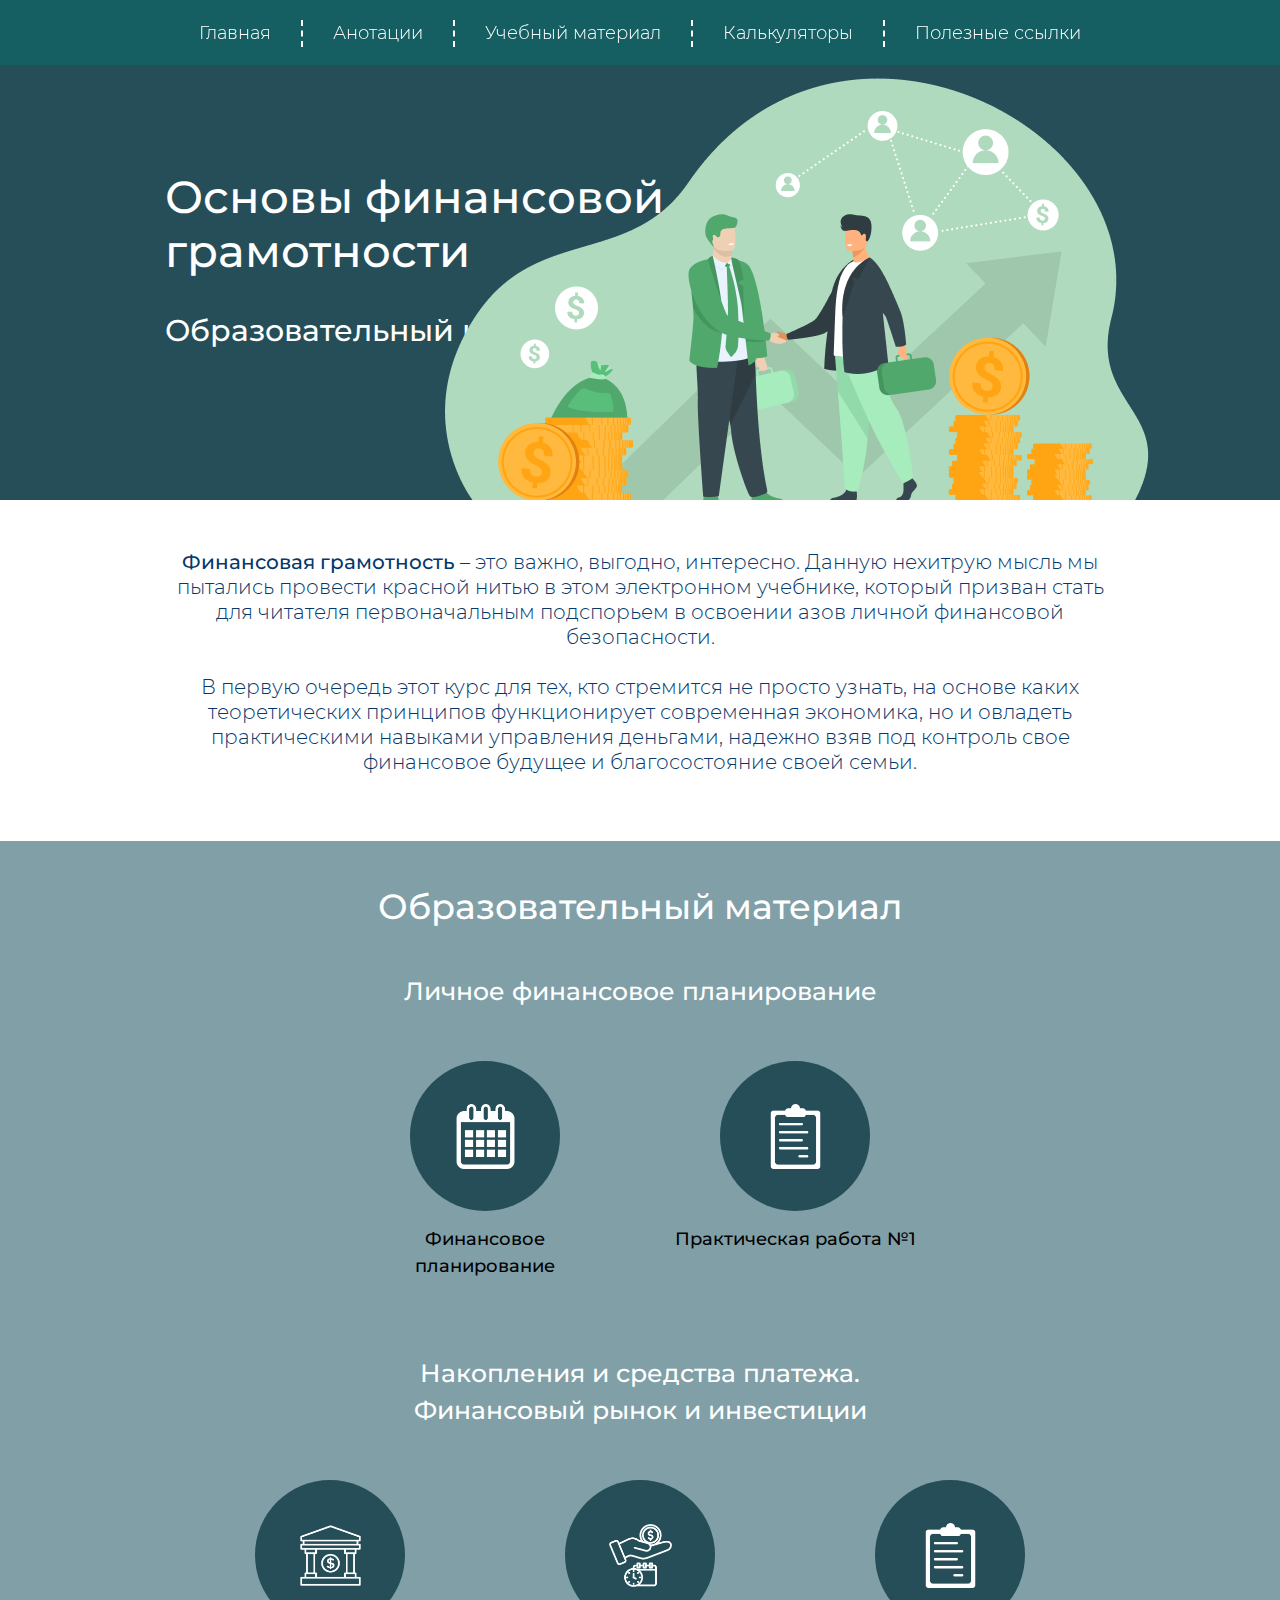
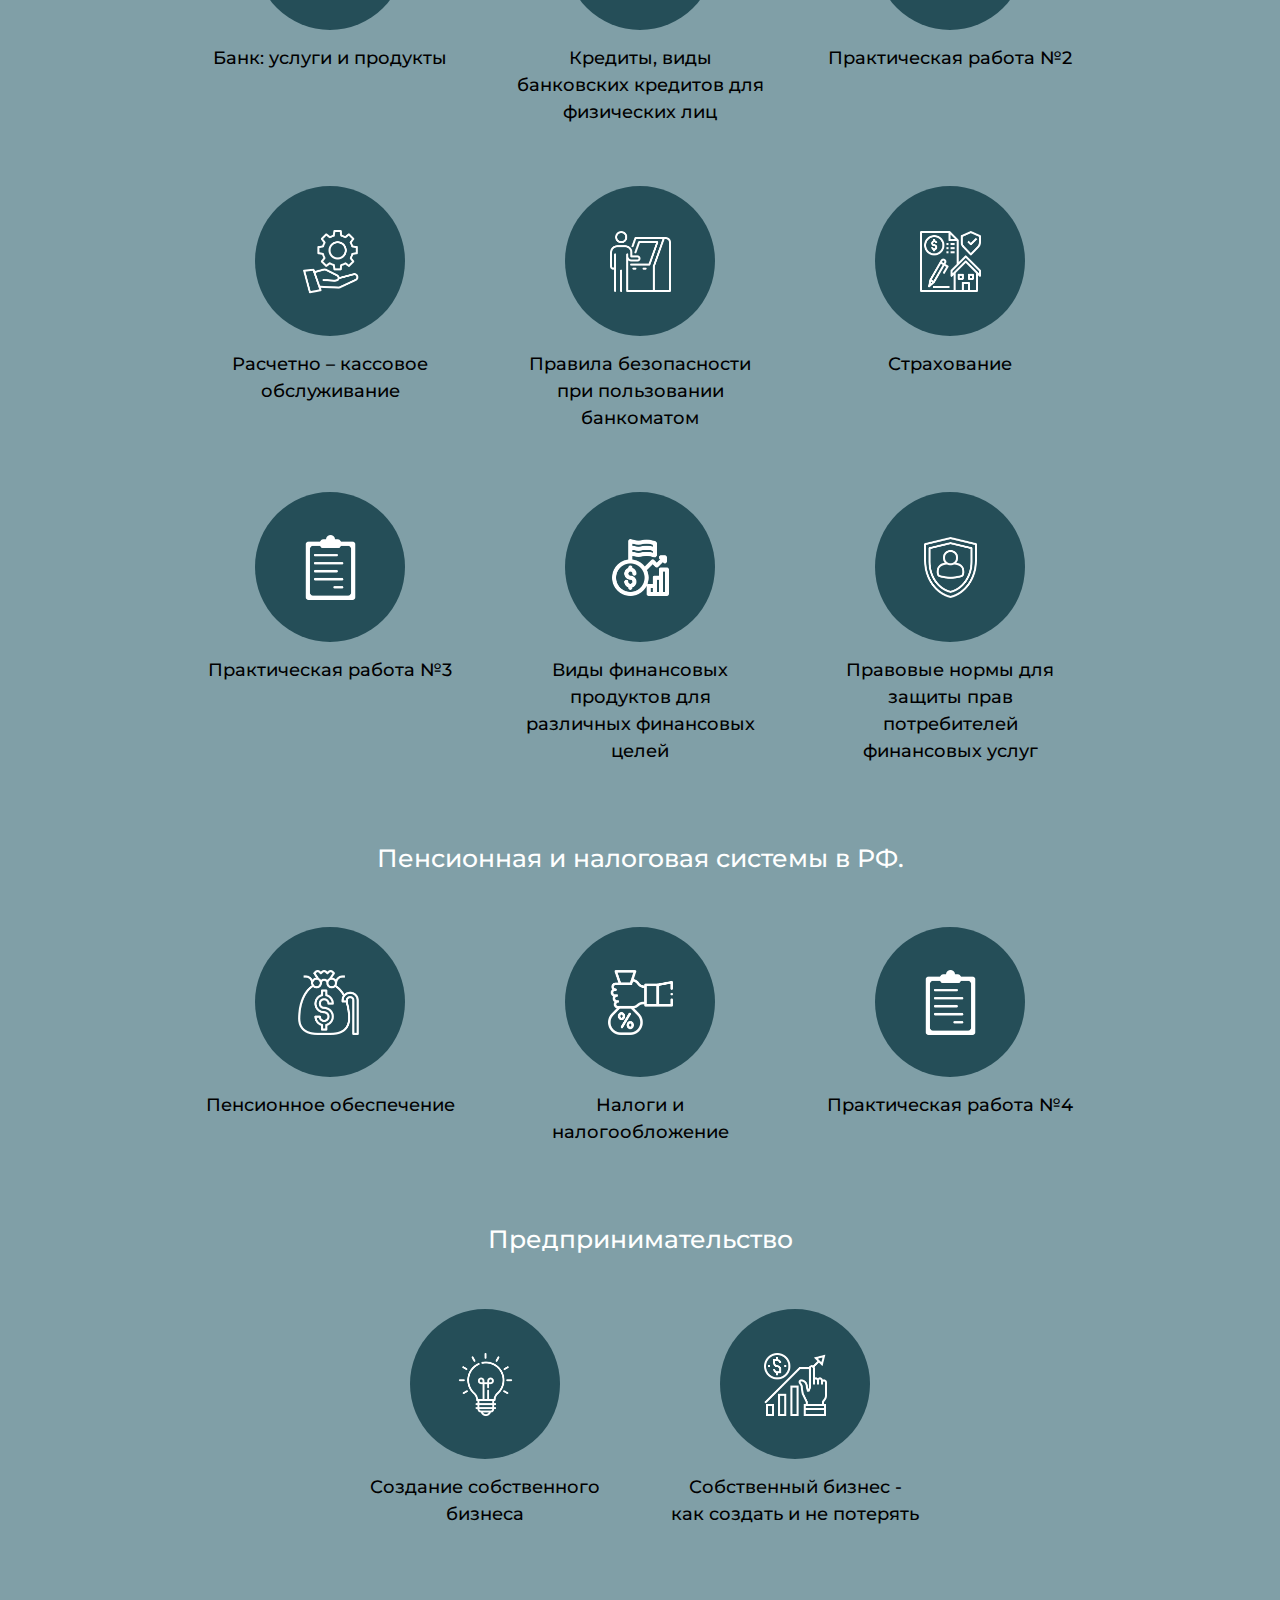
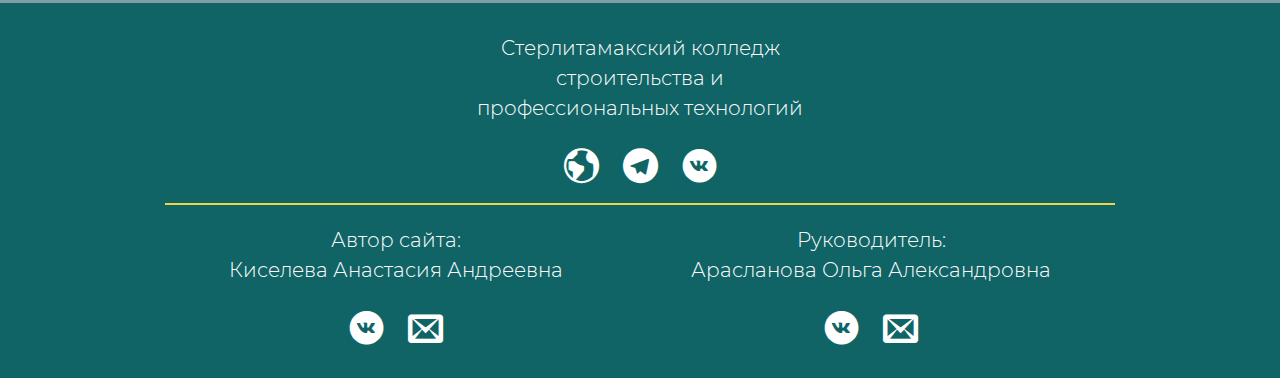
<file: index.html>
<!DOCTYPE html>
<html lang="ru">
    <head>
        <meta charset="UTF-8">
        <meta http-equiv="X-UA-Compatible" content="IE=edge">
        <meta name="viewport" content="width=device-width,initial-scale=1">
        <link rel="stylesheet" href="css/style.min.css">
        <title>Основы финансовой грамотности</title>
    </head>
    <body>
        <header>
            <div class="container"><div class="header">
                    <nav
                    ><ul class="header__list">
                        <li><a href="index.html" class="header__list-link">Главная</a></li>
                        <li><a href="#material" class="header__list-link">Анотации</a></li>
                        <li><a href="#material" class="header__list-link">Учебный материал</a></li>
                        <li><a href="#" class="header__list-link">Калькуляторы</a></li>
                        <li><a href="#" class="header__list-link">Полезные ссылки</a></li>
                    </ul>
                </nav>
            </div>
        </div>
    </header>
    <section class="promo">
        <div class="container">
        <h1 class="promo__header">Основы финансовой грамотности</h1>
        <h2 class="promo__subheader">Образовательный курс</h2>
        <img src="img/main_bg.png" alt="Задний фон" class="promo__img">
        </div>
    </section>

    <div class="foreword">
        <div class="container">
            <p class="foreword__text">
                <span> Финансовая грамотность </span> – это важно, выгодно, интересно. Данную нехитрую мысль мы пытались провести красной нитью в этом электронном учебнике, который призван стать для читателя первоначальным подспорьем в освоении азов личной финансовой безопасности. <br> <br>
                В первую очередь этот курс для тех, кто стремится не просто узнать, на основе каких теоретических принципов функционирует современная экономика, но и овладеть практическими навыками управления деньгами, надежно взяв под контроль свое финансовое будущее и благосостояние своей семьи.
            </p>
        </div>
    </div>

    <section class="material">
        <div class="container">
            <h2 class="title" id="material">Образовательный материал</h2>
            <div class="material__subtitle">Личное финансовое планирование</div>
            <div class="material__content">
                <div class="material-item">
                    <a href="material/1.html" class="material-item__link">
                        <div class="material-item__round">
                            <img src="icons/calendar.png" alt="календарь" class="material-item__img">
                        </div>
                        <div class="material-item__title">Финансовое планирование</div>
                    </a>
                </div>

                <div class="material-item">
                    <a href="#">
                        <div class="material-item__round">
                            <img src="icons/leaflet.png" alt="листок" class="material-item__img">
                        </div>
                        <div class="material-item__title">Практическая работа №1</div>
                    </a>
                </div>
            </div>

            <div class="material__subtitle">Накопления и средства платежа. <br> Финансовый рынок и инвестиции</div>
            <div class="material__content">
                <div class="material-item">
                    <a href="#" class="material-item__link">
                        <div class="material-item__round">
                            <img src="icons/bank.png" alt="Банк" class="material-item__img">
                        </div>
                        <div class="material-item__title">Банк: услуги и продукты</div>
                    </a>
                </div>

                <div class="material-item">
                    <a href="#">
                        <div class="material-item__round">
                            <img src="icons/credits.png" alt="Кредиты" class="material-item__img">
                        </div>
                        <div class="material-item__title">Кредиты, виды банковских кредитов для физических лиц</div>
                    </a>
                </div>

                <div class="material-item">
                    <a href="#">
                        <div class="material-item__round">
                            <img src="icons/leaflet.png" alt="листок" class="material-item__img">
                        </div>
                        <div class="material-item__title">Практическая работа №2</div>
                    </a>
                </div>

                <div class="material-item">
                    <a href="#">
                        <div class="material-item__round">
                            <img src="icons/maintenance.png" alt="Кассовое обслуживание" class="material-item__img">
                        </div>
                        <div class="material-item__title">Расчетно – кассовое обслуживание</div>
                    </a>
                </div>

                <div class="material-item">
                    <a href="#">
                        <div class="material-item__round">
                            <img src="icons/atm-machine.png" alt="Банкомат" class="material-item__img">
                        </div>
                        <div class="material-item__title">Правила безопасности при пользовании банкоматом</div>
                    </a>
                </div>

                <div class="material-item">
                    <a href="#">
                        <div class="material-item__round">
                            <img src="icons/insurance.png" alt="Страхование" class="material-item__img">
                        </div>
                        <div class="material-item__title">Страхование</div>
                    </a>
                </div>

                <div class="material-item">
                    <a href="#">
                        <div class="material-item__round">
                            <img src="icons/leaflet.png" alt="листок" class="material-item__img">
                        </div>
                        <div class="material-item__title">Практическая работа №3</div>
                    </a>
                </div>

                <div class="material-item">
                    <a href="#">
                        <div class="material-item__round">
                            <img src="icons/gross-domestic-product.png" alt="Финансовые продукты" class="material-item__img">
                        </div>
                        <div class="material-item__title">Виды финансовых продуктов для различных финансовых целей</div>
                    </a>
                </div>

                <div class="material-item">
                    <a href="#">
                        <div class="material-item__round">
                            <img src="icons/user-protection.png" alt="Защита" class="material-item__img">
                        </div>
                        <div class="material-item__title">Правовые нормы для защиты прав потребителей финансовых услуг</div>
                    </a>
                </div>
            </div>

            <div class="material__subtitle">Пенсионная и налоговая системы в РФ.</div>
            <div class="material__content">
                <div class="material-item">
                    <a href="#" >
                        <div class="material-item__round">
                            <img src="icons/retirement.png" alt="Пенсия" class="material-item__img">
                        </div>
                        <div class="material-item__title">Пенсионное обеспечение</div>
                    </a>
                </div>

                <div class="material-item">
                    <a href="#">
                        <div class="material-item__round">
                            <img src="icons/tax.png" alt="Налог" class="material-item__img">
                        </div>
                        <div class="material-item__title">Налоги и налогообложение</div>
                    </a>
                </div>

                <div class="material-item">
                    <a href="#">
                        <div class="material-item__round">
                            <img src="icons/leaflet.png" alt="листок" class="material-item__img">
                        </div>
                        <div class="material-item__title">Практическая работа №4</div>
                    </a>
                </div>
            </div>

            <div class="material__subtitle">Предпринимательство</div>
            <div class="material__content">
                <div class="material-item">
                    <a href="#" >
                        <div class="material-item__round">
                            <img src="icons/idea-bulb.png" alt="Идея" class="material-item__img">
                        </div>
                        <div class="material-item__title">Создание собственного бизнеса</div>
                    </a>
                </div>

                <div class="material-item">
                    <a href="#">
                        <div class="material-item__round">
                            <img src="icons/business.png" alt="Продвижение" class="material-item__img">
                        </div>
                        <div class="material-item__title">Собственный бизнес - как создать и не потерять</div>
                    </a>
                </div>
            </div>
        </div>
    </section>

    <footer class="footer">
        <div class="container">
                <div class="footer__organization">
                    <div class="footer__title">Стерлитамакский колледж строительства и профессиональных технологий</div>
                    <div class="footer__social">
                        <a href="https://ckstr.ru/" class="footer__link">
                            <span class="icon-earth"></span>
                        </a>
                        <a href="https://t.me/sksipt" class="footer__link">
                            <span class="icon-telegram"></span>
                        </a>
                        <a href="https://vk.com/ckstr" class="footer__link">
                            <span class="icon-vk-with-circle"></span>
                        </a>
                    </div>
                </div>
                
                <div class="footer__author">
                    <div>
                        <div class="footer__title">Автор сайта: <br> Киселева Анастасия Андреевна</div>
                    <div class="footer__social">
                        <a href="https://vk.com/akiseleva04" class="footer__link">
                            <span class="icon-vk-with-circle"></span>
                        </a>
                        <a href="mailto:kisnastya2004@mail.ru" class="footer__link">
                            <span class="icon-envelop"></span>
                        </a>
                    </div>
                    </div>

                    <div>
                        <div class="footer__title">Руководитель: <br> Арасланова Ольга Александровна</div>
                    <div class="footer__social">
                        <a href="https://vk.com/id8479129" class="footer__link">
                            <span class="icon-vk-with-circle"></span>
                        </a>
                        <a href="mailto:olgaars@mail.ru" class="footer__link">
                            <span class="icon-envelop"></span>
                        </a>
                    </div>
                    </div>
                </div>
            </div>
    </footer>
</body>
</html>
</file>
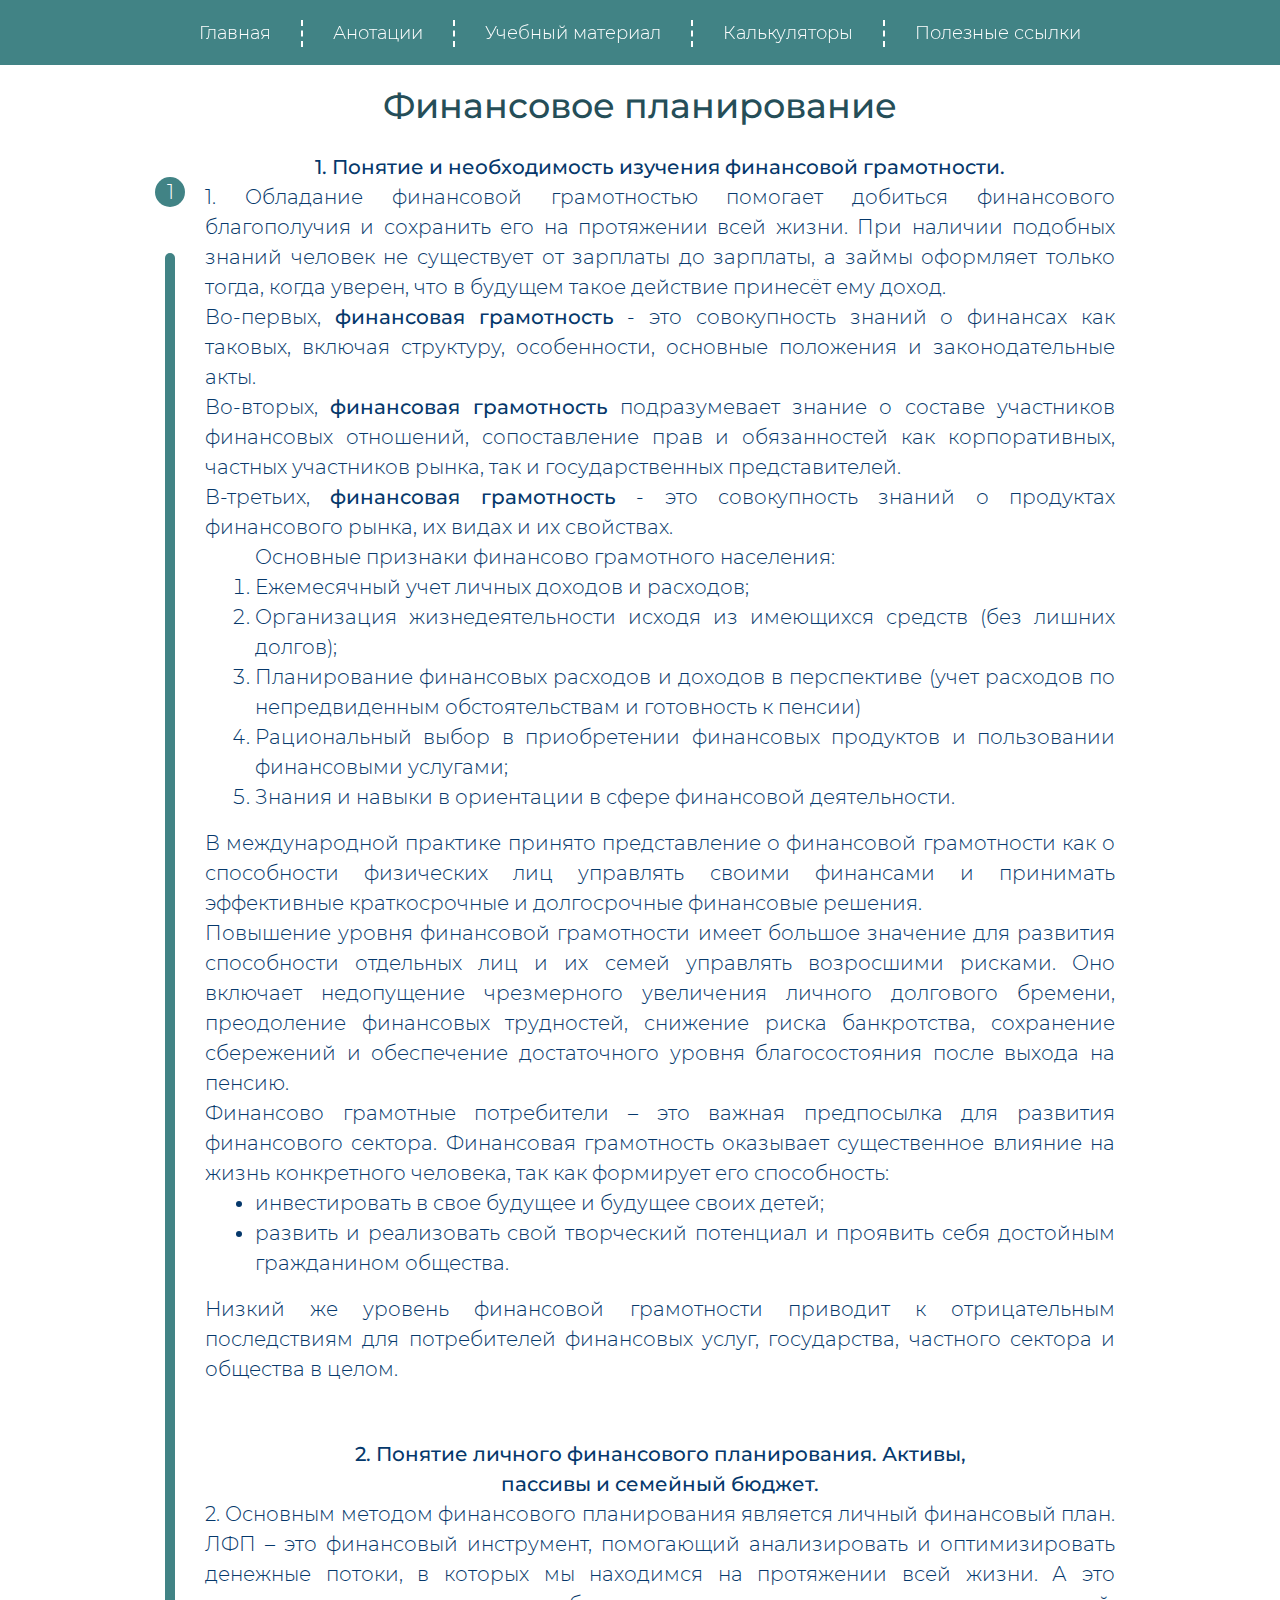
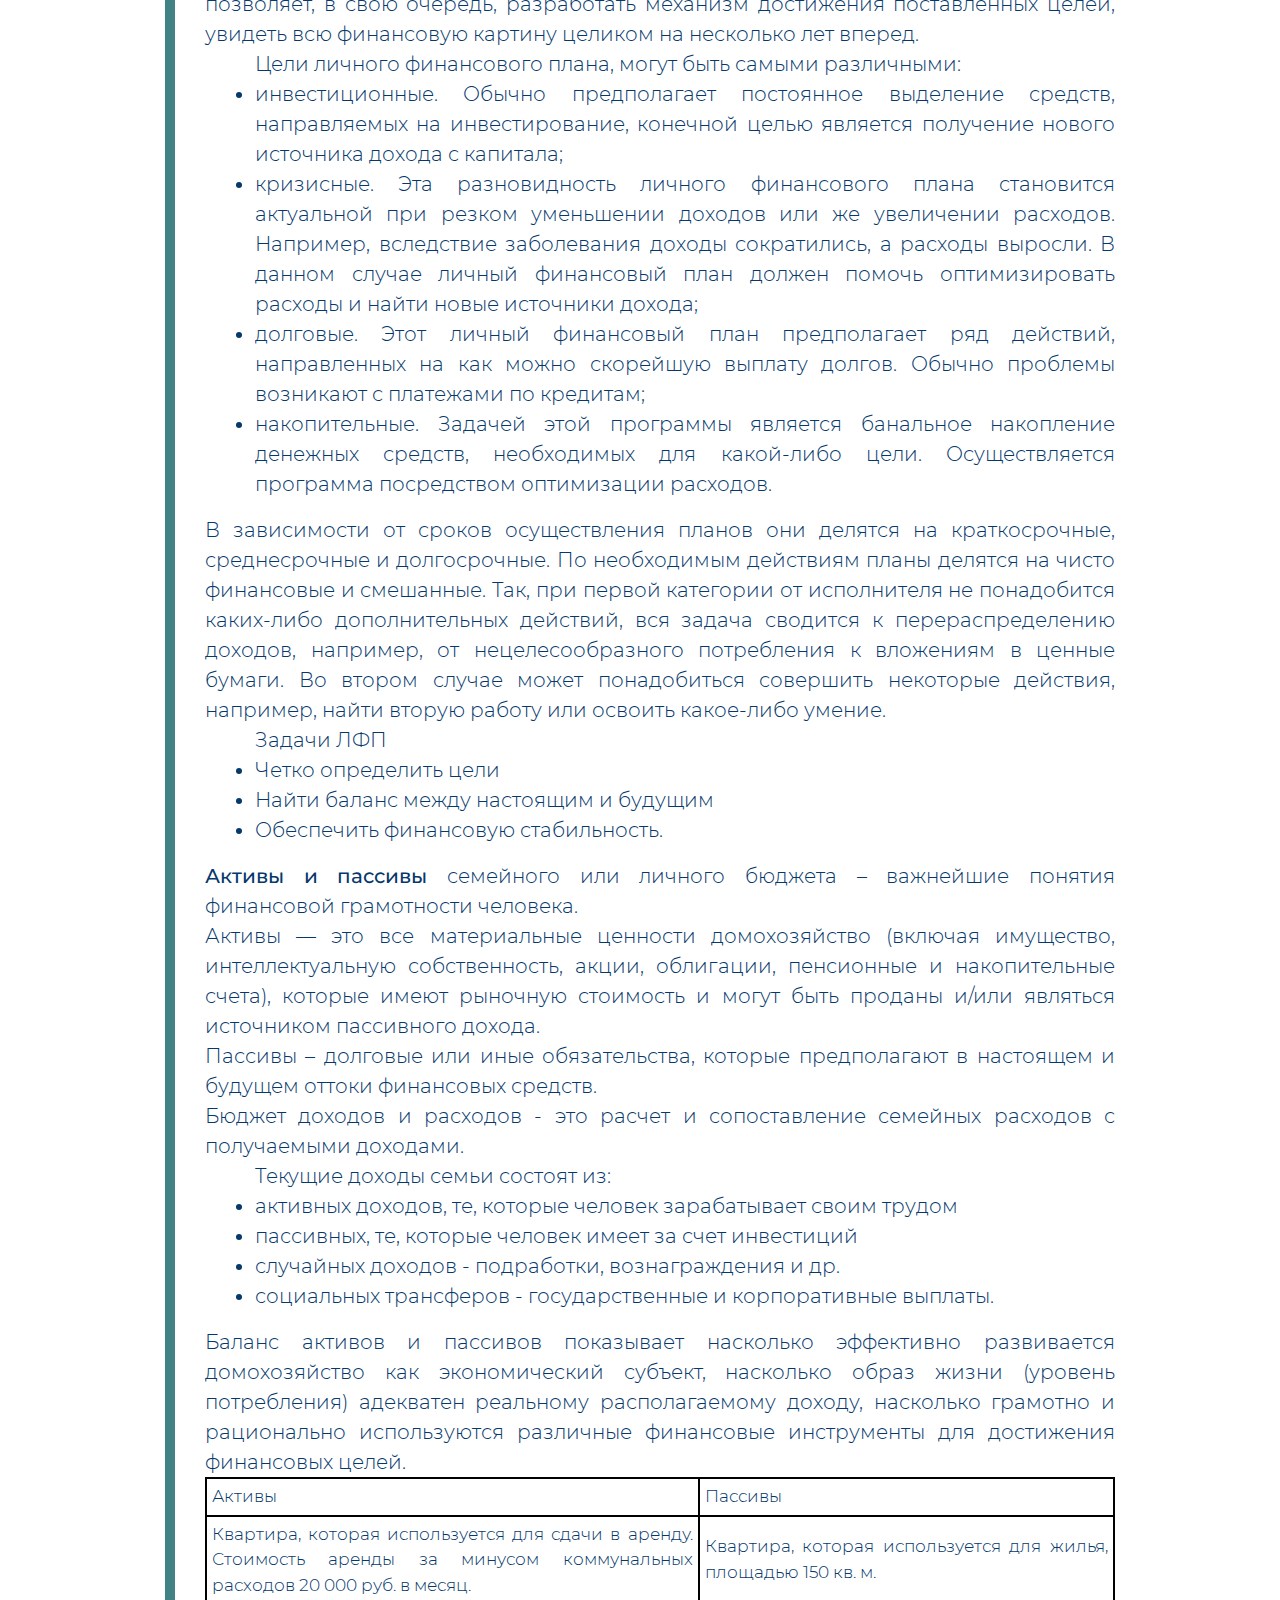
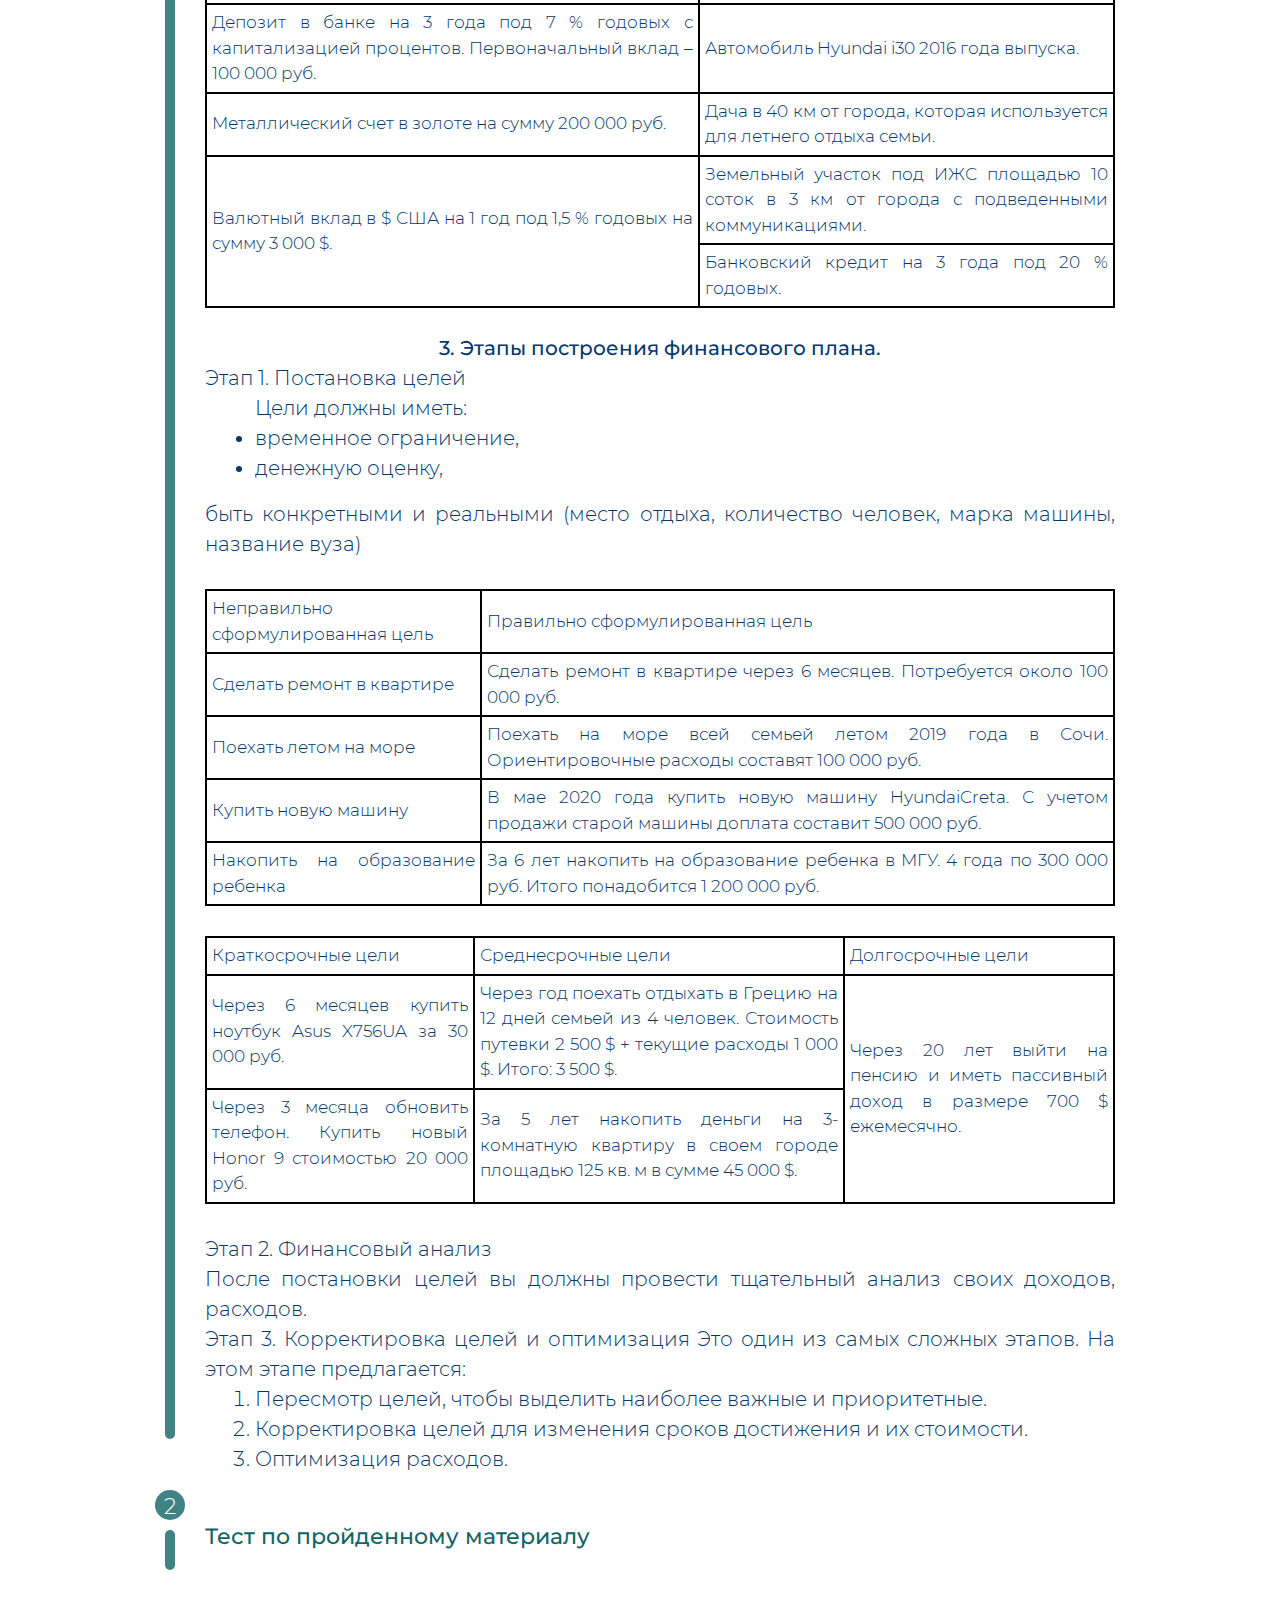
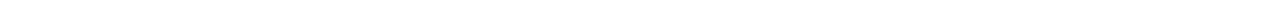
<file: material/1.html>
<!DOCTYPE html>
<html lang="ru">
<head>
    <meta charset="UTF-8">
    <meta http-equiv="X-UA-Compatible" content="IE=edge">
    <meta name="viewport" content="width=device-width, initial-scale=1.0">
    <link rel="stylesheet" href="../css/style.min.css">
    <title>Финансовое планирование</title>
</head>
<body>
    <header>
        <div class="container"><div class="header">
                <nav
                >
                    <ul class="header__list">
                        <li><a href="../index.html" class="header__list-link">Главная</a></li>
                        <li><a href="#material" class="header__list-link">Анотации</a></li>
                        <li><a href="#material" class="header__list-link">Учебный материал</a></li>
                        <li><a href="#" class="header__list-link">Калькуляторы</a></li>
                        <li><a href="#" class="header__list-link">Полезные ссылки</a></li>
                    </ul>
                </nav>
            </div>
        </div>
    </header>

    <section class="lecture">
        <div class="container">
            <h2 class="title title_dark">Финансовое планирование</h2>
            <div class="lecture__text">
            <div class="lecture__subtitle">
                1. Понятие и необходимость изучения финансовой грамотности.
            </div>
            1. Обладание финансовой грамотностью помогает добиться финансового благополучия и сохранить его на протяжении всей жизни. При наличии подобных знаний человек не существует от зарплаты до зарплаты, а займы оформляет только тогда, когда уверен, что в будущем такое действие принесёт ему доход. <br>
            Во-первых, <strong>финансовая грамотность</strong> - это совокупность знаний о финансах как таковых, включая структуру, особенности, основные положения и законодательные акты. <br>
            Во-вторых, <strong>финансовая грамотность</strong> подразумевает знание о составе участников финансовых отношений, сопоставление прав и обязанностей как корпоративных, частных участников рынка, так и государственных представителей. <br>
            В-третьих, <strong>финансовая грамотность</strong> - это совокупность знаний о продуктах финансового рынка, их видах и их свойствах.
            <ol class="lecture__list"> Основные признаки финансово грамотного населения:
                <li>Ежемесячный учет личных доходов и расходов;</li>
                <li>Организация жизнедеятельности исходя из имеющихся средств (без лишних долгов);</li>
                <li>Планирование финансовых расходов и доходов в перспективе (учет расходов по непредвиденным обстоятельствам и готовность к пенсии)</li>
                <li>Рациональный выбор в приобретении финансовых продуктов и пользовании финансовыми услугами;</li>
                <li>Знания и навыки в ориентации в сфере финансовой деятельности.</li>
            </ol>
            В международной практике принято представление о финансовой грамотности как о способности физических лиц управлять своими финансами и принимать эффективные краткосрочные и долгосрочные финансовые решения.<br>
            Повышение уровня финансовой грамотности имеет большое значение для развития способности отдельных лиц и их семей управлять возросшими рисками. Оно включает недопущение чрезмерного увеличения личного долгового бремени, преодоление финансовых трудностей, снижение риска банкротства, сохранение сбережений и обеспечение достаточного уровня благосостояния после выхода на пенсию. <br>
            Финансово грамотные потребители – это важная предпосылка для развития финансового сектора. Финансовая грамотность оказывает существенное влияние на жизнь конкретного человека, так как формирует его способность:
            <ul class="lecture__list">
                <li>инвестировать в свое будущее и будущее своих детей; </li>
                <li>развить и реализовать свой творческий потенциал и проявить себя достойным гражданином общества.</li>
            </ul>
            Низкий же уровень финансовой грамотности приводит к отрицательным последствиям для потребителей финансовых услуг, государства, частного сектора и общества в целом.
            <br> <br>
            <div class="lecture__subtitle">
                2. Понятие личного финансового планирования. Активы, пассивы и семейный бюджет.
            </div>
            2. Основным методом финансового планирования является личный финансовый план. ЛФП – это финансовый инструмент, помогающий анализировать и оптимизировать денежные потоки, в которых мы находимся на протяжении всей жизни. А это позволяет, в свою очередь, разработать механизм достижения поставленных целей, увидеть всю финансовую картину целиком на несколько лет вперед.
            <ul class="lecture__list"> Цели личного финансового плана, могут быть самыми различными:
                <li>инвестиционные. Обычно предполагает постоянное выделение средств, направляемых на инвестирование, конечной целью является получение нового источника дохода с капитала;</li>
                <li>кризисные. Эта разновидность личного финансового плана становится актуальной при резком уменьшении доходов или же увеличении расходов. Например, вследствие заболевания доходы сократились, а расходы выросли. В данном случае личный финансовый план должен помочь оптимизировать расходы и найти новые источники дохода;</li>
                <li>долговые. Этот личный финансовый план предполагает ряд действий, направленных на как можно скорейшую выплату долгов. Обычно проблемы возникают с платежами по кредитам;</li>
                <li>накопительные. Задачей этой программы является банальное накопление денежных средств, необходимых для какой-либо цели. Осуществляется программа посредством оптимизации расходов.</li>
            </ul>
            В зависимости от сроков осуществления планов они делятся на краткосрочные, среднесрочные и долгосрочные. По необходимым действиям планы делятся на чисто финансовые и смешанные. Так, при первой категории от исполнителя не понадобится каких-либо дополнительных действий, вся задача сводится к перераспределению доходов, например, от нецелесообразного потребления к вложениям в ценные бумаги. Во втором случае может понадобиться совершить некоторые действия, например, найти вторую работу или освоить какое-либо умение.
            <ul class="lecture__list">Задачи ЛФП
                <li>Четко определить цели</li>
                <li>Найти баланс между настоящим и будущим</li>
                <li>Обеспечить финансовую стабильность.</li>
            </ul>
            <strong>Активы и пассивы</strong> семейного или личного бюджета – важнейшие понятия финансовой грамотности человека.<br> 
            Активы — это все материальные ценности домохозяйство (включая имущество, интеллектуальную собственность, акции, облигации, пенсионные и накопительные счета), которые имеют рыночную стоимость и могут быть проданы и/или являться источником пассивного дохода.<br>
            Пассивы – долговые или иные обязательства, которые предполагают в настоящем и будущем оттоки финансовых средств.<br>
            Бюджет доходов и расходов - это расчет и сопоставление семейных расходов с получаемыми доходами.
            <ul class="lecture__list">Текущие доходы семьи состоят из:
                <li>активных доходов, те, которые человек зарабатывает своим трудом</li>
                <li>пассивных, те, которые человек имеет за счет инвестиций </li>
                <li>случайных доходов - подработки, вознаграждения и др.</li>
                <li>социальных трансферов - государственные и корпоративные выплаты.</li>
            </ul>
            Баланс активов и пассивов показывает насколько эффективно развивается домохозяйство как экономический субъект, насколько образ жизни (уровень потребления) адекватен реальному располагаемому доходу, насколько грамотно и рационально используются различные финансовые инструменты для достижения финансовых целей.

            <table class="table">
                <tbody>
                    <tr>
                        <td>Активы</td>
                        <td>Пассивы</td>
                    </tr>
                    <tr>
                        <td>Квартира, которая используется для сдачи в аренду. Стоимость аренды за минусом коммунальных расходов 20 000 руб. в месяц.</td>
                        <td>Квартира, которая используется для жилья, площадью 150 кв. м.</td>
                    </tr>
                    <tr>
                        <td>Депозит в банке на 3 года под 7 % годовых с капитализацией процентов. Первоначальный вклад – 100 000 руб.</td>
                        <td>Автомобиль Hyundai i30 2016 года выпуска.</td>
                    </tr>
                    <tr>
                        <td>Металлический счет в золоте на сумму 200 000 руб.</td>
                        <td>Дача в 40 км от города, которая используется для летнего отдыха семьи.</td>
                    </tr>
                    <tr>
                        <td rowspan="2">Валютный вклад в $ США на 1 год под 1,5 % годовых на сумму 3 000 $.</td>
                        <td>Земельный участок под ИЖС площадью 10 соток в 3 км от города с подведенными коммуникациями.</td>
                    </tr>
                    <tr>
                        <td>Банковский кредит на 3 года под 20 % годовых.</td>
                    </tr>
                </tbody>
            </table>
            <div class="lecture__subtitle">
                3. Этапы построения финансового плана.
            </div>
            Этап 1. Постановка целей
            <ul class="lecture__list">Цели должны иметь:
                <li>временное ограничение,</li>
                <li>денежную оценку,</li>
            </ul>
            быть конкретными и реальными (место отдыха, количество человек, марка машины, название вуза) <br><br>
            
            <table class="table">
                <tbody>
                    <tr>
                        <td>Неправильно сформулированная цель</td>
                        <td>Правильно сформулированная цель</td>
                    </tr>
                    <tr>
                        <td>Сделать ремонт в квартире</td>
                        <td>Сделать ремонт в квартире через 6 месяцев. Потребуется около 100 000 руб.</td>
                    </tr>
                    <tr>
                        <td>Поехать летом на море</td>
                        <td>Поехать на море всей семьей летом 2019 года в Сочи. Ориентировочные расходы составят 100 000 руб.</td>
                    </tr>
                    <tr>
                        <td>Купить новую машину</td>
                        <td>В мае 2020 года купить новую машину HyundaiCreta. С учетом продажи старой машины доплата составит 500 000 руб.</td>
                    </tr>
                    <tr>
                        <td>Накопить на образование ребенка</td>
                        <td>За 6 лет накопить на образование ребенка в МГУ. 4 года по 300 000 руб. Итого понадобится 1 200 000 руб.</td>
                    </tr>
                </tbody>
            </table>
            <br>
            <table class="table">
                <tbody>
                    <tr>
                        <td>Краткосрочные цели</td>
                        <td>Среднесрочные цели</td>
                        <td>Долгосрочные цели</td>
                    </tr>
                    <tr>
                        <td>Через 6 месяцев купить ноутбук Asus X756UA за 30 000 руб.</td>
                        <td>Через год поехать отдыхать в Грецию на 12 дней семьей из 4 человек. Стоимость путевки 2 500 $ + текущие расходы 1 000 $. Итого: 3 500 $.</td>
                        <td rowspan="2">Через 20 лет выйти на пенсию и иметь пассивный доход в размере 700 $ ежемесячно.</td>
                    </tr>
                    <tr>
                        <td>Через 3 месяца обновить телефон. Купить новый Honor 9 стоимостью 20 000 руб.</td>
                        <td>За 5 лет накопить деньги на 3-комнатную квартиру в своем городе площадью 125 кв. м в сумме 45 000 $.</td>
                    </tr>
                </tbody>
            </table>
            <br>

            Этап 2. Финансовый анализ <br>
            После постановки целей вы должны провести тщательный анализ своих доходов, расходов. <br>
            Этап 3. Корректировка целей и оптимизация
            Это один из самых сложных этапов. На этом этапе предлагается:
            <ol class="lecture__list">
                <li>Пересмотр целей, чтобы выделить наиболее важные и приоритетные.</li>
                <li>Корректировка целей для изменения сроков достижения и их стоимости.</li>
                <li>Оптимизация расходов.</li>
            </ol>
            </div>

            <div class="lecture__test">
                <a href="https://forms.office.com/e/JztZuAWWJh" class="lecture__link">Тест по пройденному материалу</a>
            </div>
        </div>
    </section>

    
</body>
</html>
</file>
<file: css/style.min.css>
@font-face{font-family:Montserrat;font-display:swap;src:url(../fonts/Montserrat-Bold.woff2) format("woff2");src:url(../fonts/Montserrat-Bold.woff) format("woff");font-weight:700;font-style:normal;font-display:swap}@font-face{font-family:Montserrat;font-display:swap;src:url(../fonts/Montserrat-Light.woff2) format("woff2");src:url(../fonts/Montserrat-Light.woff) format("woff");font-weight:300;font-style:normal;font-display:swap}@font-face{font-family:Montserrat;src:url(../fonts/Montserrat-Medium.woff2) format("woff2"),url(../fonts/Montserrat-Medium.woff) format("woff");font-weight:500;font-style:normal;font-display:swap}@font-face{font-family:icomoon;src:url(../fonts/icomoon.eot);src:url(../fonts/icomoon.eot?ikzzdf#iefix) format("embedded-opentype"),url(../fonts/icomoon.ttf?ikzzdf) format("truetype"),url(../fonts/icomoon.woff?ikzzdf) format("woff"),url(../fonts/icomoon.svg?ikzzdf#icomoon) format("svg");font-weight:400;font-style:normal;font-display:block}[class*=" icon-"],[class^=icon-]{font-family:icomoon!important;speak:never;font-style:normal;font-weight:400;font-variant:normal;text-transform:none;line-height:1;-webkit-font-smoothing:antialiased;-moz-osx-font-smoothing:grayscale}.icon-vk-with-circle:before{content:""}.icon-envelop:before{content:""}.icon-earth:before{content:""}.icon-telegram:before{content:""}/*!
 * Bootstrap Reboot v5.2.1 (https://getbootstrap.com/)
 * Copyright 2011-2022 The Bootstrap Authors
 * Copyright 2011-2022 Twitter, Inc.
 * Licensed under MIT (https://github.com/twbs/bootstrap/blob/main/LICENSE)
 */:root{--bs-blue:#0d6efd;--bs-indigo:#6610f2;--bs-purple:#6f42c1;--bs-pink:#d63384;--bs-red:#dc3545;--bs-orange:#fd7e14;--bs-yellow:#ffc107;--bs-green:#198754;--bs-teal:#20c997;--bs-cyan:#0dcaf0;--bs-black:#000;--bs-white:#fff;--bs-gray:#6c757d;--bs-gray-dark:#343a40;--bs-gray-100:#f8f9fa;--bs-gray-200:#e9ecef;--bs-gray-300:#dee2e6;--bs-gray-400:#ced4da;--bs-gray-500:#adb5bd;--bs-gray-600:#6c757d;--bs-gray-700:#495057;--bs-gray-800:#343a40;--bs-gray-900:#212529;--bs-primary:#0d6efd;--bs-secondary:#6c757d;--bs-success:#198754;--bs-info:#0dcaf0;--bs-warning:#ffc107;--bs-danger:#dc3545;--bs-light:#f8f9fa;--bs-dark:#212529;--bs-primary-rgb:13,110,253;--bs-secondary-rgb:108,117,125;--bs-success-rgb:25,135,84;--bs-info-rgb:13,202,240;--bs-warning-rgb:255,193,7;--bs-danger-rgb:220,53,69;--bs-light-rgb:248,249,250;--bs-dark-rgb:33,37,41;--bs-white-rgb:255,255,255;--bs-black-rgb:0,0,0;--bs-body-color-rgb:33,37,41;--bs-body-bg-rgb:255,255,255;--bs-font-sans-serif:system-ui,-apple-system,"Segoe UI",Roboto,"Helvetica Neue","Noto Sans","Liberation Sans",Arial,sans-serif,"Apple Color Emoji","Segoe UI Emoji","Segoe UI Symbol","Noto Color Emoji";--bs-font-monospace:SFMono-Regular,Menlo,Monaco,Consolas,"Liberation Mono","Courier New",monospace;--bs-gradient:linear-gradient(180deg, rgba(255, 255, 255, 0.15), rgba(255, 255, 255, 0));--bs-body-font-family:var(--bs-font-sans-serif);--bs-body-font-size:1rem;--bs-body-font-weight:400;--bs-body-line-height:1.5;--bs-body-color:#212529;--bs-body-bg:#fff;--bs-border-width:1px;--bs-border-style:solid;--bs-border-color:#dee2e6;--bs-border-color-translucent:rgba(0, 0, 0, 0.175);--bs-border-radius:0.375rem;--bs-border-radius-sm:0.25rem;--bs-border-radius-lg:0.5rem;--bs-border-radius-xl:1rem;--bs-border-radius-2xl:2rem;--bs-border-radius-pill:50rem;--bs-link-color:#0d6efd;--bs-link-hover-color:#0a58ca;--bs-code-color:#d63384;--bs-highlight-bg:#fff3cd}*,::after,::before{box-sizing:border-box}@media(prefers-reduced-motion:no-preference){:root{scroll-behavior:smooth}}body{margin:0;font-family:var(--bs-body-font-family);font-size:var(--bs-body-font-size);font-weight:var(--bs-body-font-weight);line-height:var(--bs-body-line-height);color:var(--bs-body-color);text-align:var(--bs-body-text-align);background-color:var(--bs-body-bg);-webkit-text-size-adjust:100%;-webkit-tap-highlight-color:rgba(0,0,0,0)}hr{margin:1rem 0;color:inherit;border:0;border-top:1px solid;opacity:.25}h1,h2,h3,h4,h5,h6{margin-top:0;margin-bottom:.5rem;font-weight:500;line-height:1.2}h1{font-size:calc(1.375rem + 1.5vw)}@media(min-width:1200px){h1{font-size:2.5rem}}h2{font-size:calc(1.325rem + .9vw)}@media(min-width:1200px){h2{font-size:2rem}}h3{font-size:calc(1.3rem + .6vw)}@media(min-width:1200px){h3{font-size:1.75rem}}h4{font-size:calc(1.275rem + .3vw)}@media(min-width:1200px){h4{font-size:1.5rem}}h5{font-size:1.25rem}h6{font-size:1rem}p{margin-top:0;margin-bottom:1rem}abbr[title]{-webkit-text-decoration:underline dotted;text-decoration:underline dotted;cursor:help;-webkit-text-decoration-skip-ink:none;text-decoration-skip-ink:none}address{margin-bottom:1rem;font-style:normal;line-height:inherit}ol,ul{padding-left:2rem}dl,ol,ul{margin-top:0;margin-bottom:1rem}ol ol,ol ul,ul ol,ul ul{margin-bottom:0}dt{font-weight:700}dd{margin-bottom:.5rem;margin-left:0}blockquote{margin:0 0 1rem}b,strong{font-weight:bolder}small{font-size:.875em}mark{padding:.1875em;background-color:var(--bs-highlight-bg)}sub,sup{position:relative;font-size:.75em;line-height:0;vertical-align:baseline}sub{bottom:-.25em}sup{top:-.5em}a{color:var(--bs-link-color);text-decoration:underline}a:hover{color:var(--bs-link-hover-color)}a:not([href]):not([class]),a:not([href]):not([class]):hover{color:inherit;text-decoration:none}code,kbd,pre,samp{font-family:var(--bs-font-monospace);font-size:1em}pre{display:block;margin-top:0;margin-bottom:1rem;overflow:auto;font-size:.875em}pre code{font-size:inherit;color:inherit;word-break:normal}code{font-size:.875em;color:var(--bs-code-color);word-wrap:break-word}a>code{color:inherit}kbd{padding:.1875rem .375rem;font-size:.875em;color:var(--bs-body-bg);background-color:var(--bs-body-color);border-radius:.25rem}kbd kbd{padding:0;font-size:1em}figure{margin:0 0 1rem}img,svg{vertical-align:middle}table{caption-side:bottom;border-collapse:collapse}caption{padding-top:.5rem;padding-bottom:.5rem;color:#6c757d;text-align:left}th{text-align:inherit;text-align:-webkit-match-parent}tbody,td,tfoot,th,thead,tr{border-color:inherit;border-style:solid;border-width:0}label{display:inline-block}button{border-radius:0}button:focus:not(:focus-visible){outline:0}button,input,optgroup,select,textarea{margin:0;font-family:inherit;font-size:inherit;line-height:inherit}button,select{text-transform:none}[role=button]{cursor:pointer}select{word-wrap:normal}select:disabled{opacity:1}[list]:not([type=date]):not([type=datetime-local]):not([type=month]):not([type=week]):not([type=time])::-webkit-calendar-picker-indicator{display:none!important}[type=button],[type=reset],[type=submit],button{-webkit-appearance:button}[type=button]:not(:disabled),[type=reset]:not(:disabled),[type=submit]:not(:disabled),button:not(:disabled){cursor:pointer}::-moz-focus-inner{padding:0;border-style:none}textarea{resize:vertical}fieldset{min-width:0;padding:0;margin:0;border:0}legend{float:left;width:100%;padding:0;margin-bottom:.5rem;font-size:calc(1.275rem + .3vw);line-height:inherit}@media(min-width:1200px){legend{font-size:1.5rem}}legend+*{clear:left}::-webkit-datetime-edit-day-field,::-webkit-datetime-edit-fields-wrapper,::-webkit-datetime-edit-hour-field,::-webkit-datetime-edit-minute,::-webkit-datetime-edit-month-field,::-webkit-datetime-edit-text,::-webkit-datetime-edit-year-field{padding:0}::-webkit-inner-spin-button{height:auto}[type=search]{outline-offset:-2px;-webkit-appearance:textfield}::-webkit-search-decoration{-webkit-appearance:none}::-webkit-color-swatch-wrapper{padding:0}::file-selector-button{font:inherit;-webkit-appearance:button}output{display:inline-block}iframe{border:0}summary{display:list-item;cursor:pointer}progress{vertical-align:baseline}[hidden]{display:none!important}*{font-family:Montserrat,sans-serif}.container{max-width:950px;margin:0 auto}a{text-decoration:none}header{position:fixed;z-index:3;width:100%;height:65px;background-color:rgba(17,100,102,.8)}.header{padding:20px 0}.header__logo{display:block;width:85px;margin-left:50px}.header__logo img{width:100%}.header__list{padding:0;margin:0;display:flex;justify-content:center;list-style-type:none}.header__list li{padding:0 30px;border-right:2px dashed #fff}.header__list li:last-child{border-right:none}.header__list-link{text-decoration:none;color:#fff;font-weight:300;font-size:18px;transition:.5s}.header__list-link:hover{color:#f0d441}.promo{position:relative;padding-top:170px;height:500px;background-color:#254e58}.promo__header{position:relative;width:500px;z-index:2;color:#fff;font-weight:400;font-size:45px}.promo__subheader{margin-top:35px;width:380px;color:#fff;font-weight:400;font-size:30px}.promo__img{z-index:1;position:absolute;right:120px;bottom:0}.foreword{padding:50px 0}.foreword__text{text-align:center;font-weight:300;font-size:20px;line-height:25px;color:#05386b}.foreword__text span{font-weight:500}.material{padding:45px;background-color:rgba(85,127,138,.75);min-height:2300px}.material__subtitle{margin-top:45px;text-align:center;font-size:25px;color:#fff}.material__content{margin-top:20px;display:flex;justify-content:center;flex-wrap:wrap}.material-item{padding:30px}.material-item__link{display:block}.material-item__round{margin:0 auto;width:150px;height:150px;line-height:150px;text-align:center;background-color:#254e58;border-radius:100%;transition:.5s all}.material-item__round:hover{box-shadow:4px 4px 40px #fff}.material-item__img{vertical-align:middle;height:65px;color:#fff}.material-item__title{width:250px;font-weight:500;font-size:18px;margin-top:15px;color:#000;text-align:center}.title{text-align:center;color:#fff;font-size:35px;font-weight:500}.title_dark{color:#254e58}.footer{padding:30px 0;background-color:#116466;min-height:350px}.footer__organization{height:170px;width:350px;margin:0 auto}.footer__social{display:flex;justify-content:center;margin-top:25px}.footer span{position:relative;font-size:35px;color:#fff;transition:.6s}.footer span:hover{font-size:45px}.footer__author{padding-top:20px;height:145px;display:flex;justify-content:space-around;border-top:2px solid #f0d441}.footer__link{display:block;padding:0 12px}.footer__title{font-size:20px;font-weight:300;text-align:center;color:#fff}.footer__title:nth-child(3){margin-top:15px}.lecture{padding:85px 0 50px 0}.lecture__subtitle{width:690px;margin:0 auto;margin-top:25px;text-align:center;font-weight:500;font-size:20px;color:#05386b}.lecture__text{position:relative;text-align:justify;font-weight:300;color:#05386b;font-size:20px;padding-left:40px}.lecture__text:hover::after,.lecture__text:hover::before{background-color:#f0d441;transition:.5s all}.lecture__text::before{content:"1";position:absolute;display:block;left:-10px;top:25px;text-align:center;font-weight:300;color:#fff;width:30px;height:30px;border-radius:100%;background-color:rgba(17,100,102,.8)}.lecture__text::after{content:" ";position:absolute;left:0;bottom:35px;display:block;width:10px;height:97%;margin:auto 0;background-color:rgba(17,100,102,.8);border-radius:10px}.lecture__list{padding-left:50px}.lecture__test{position:relative;padding-left:40px;display:block;height:80px;color:#116466;font-size:22px;font-weight:500}.lecture__test:hover::after,.lecture__test:hover::before{background-color:#f0d441;transition:.5s}.lecture__test::before{content:"2";position:absolute;display:block;left:-10px;text-align:center;font-weight:300;color:#fff;width:30px;height:30px;border-radius:100%;background-color:rgba(17,100,102,.8)}.lecture__test::after{content:" ";position:absolute;left:0;bottom:0;display:block;width:10px;height:50%;margin:auto 0;background-color:rgba(17,100,102,.8);border-radius:10px}.lecture__link{padding-top:30px;display:block;color:#116466;font-size:22px;font-weight:500;transition:.5s all}.lecture__link:hover{color:#557f8a}.table,td,th{padding:5px;border:2px solid #000;font-size:17px;text-align:justify}
</file>
